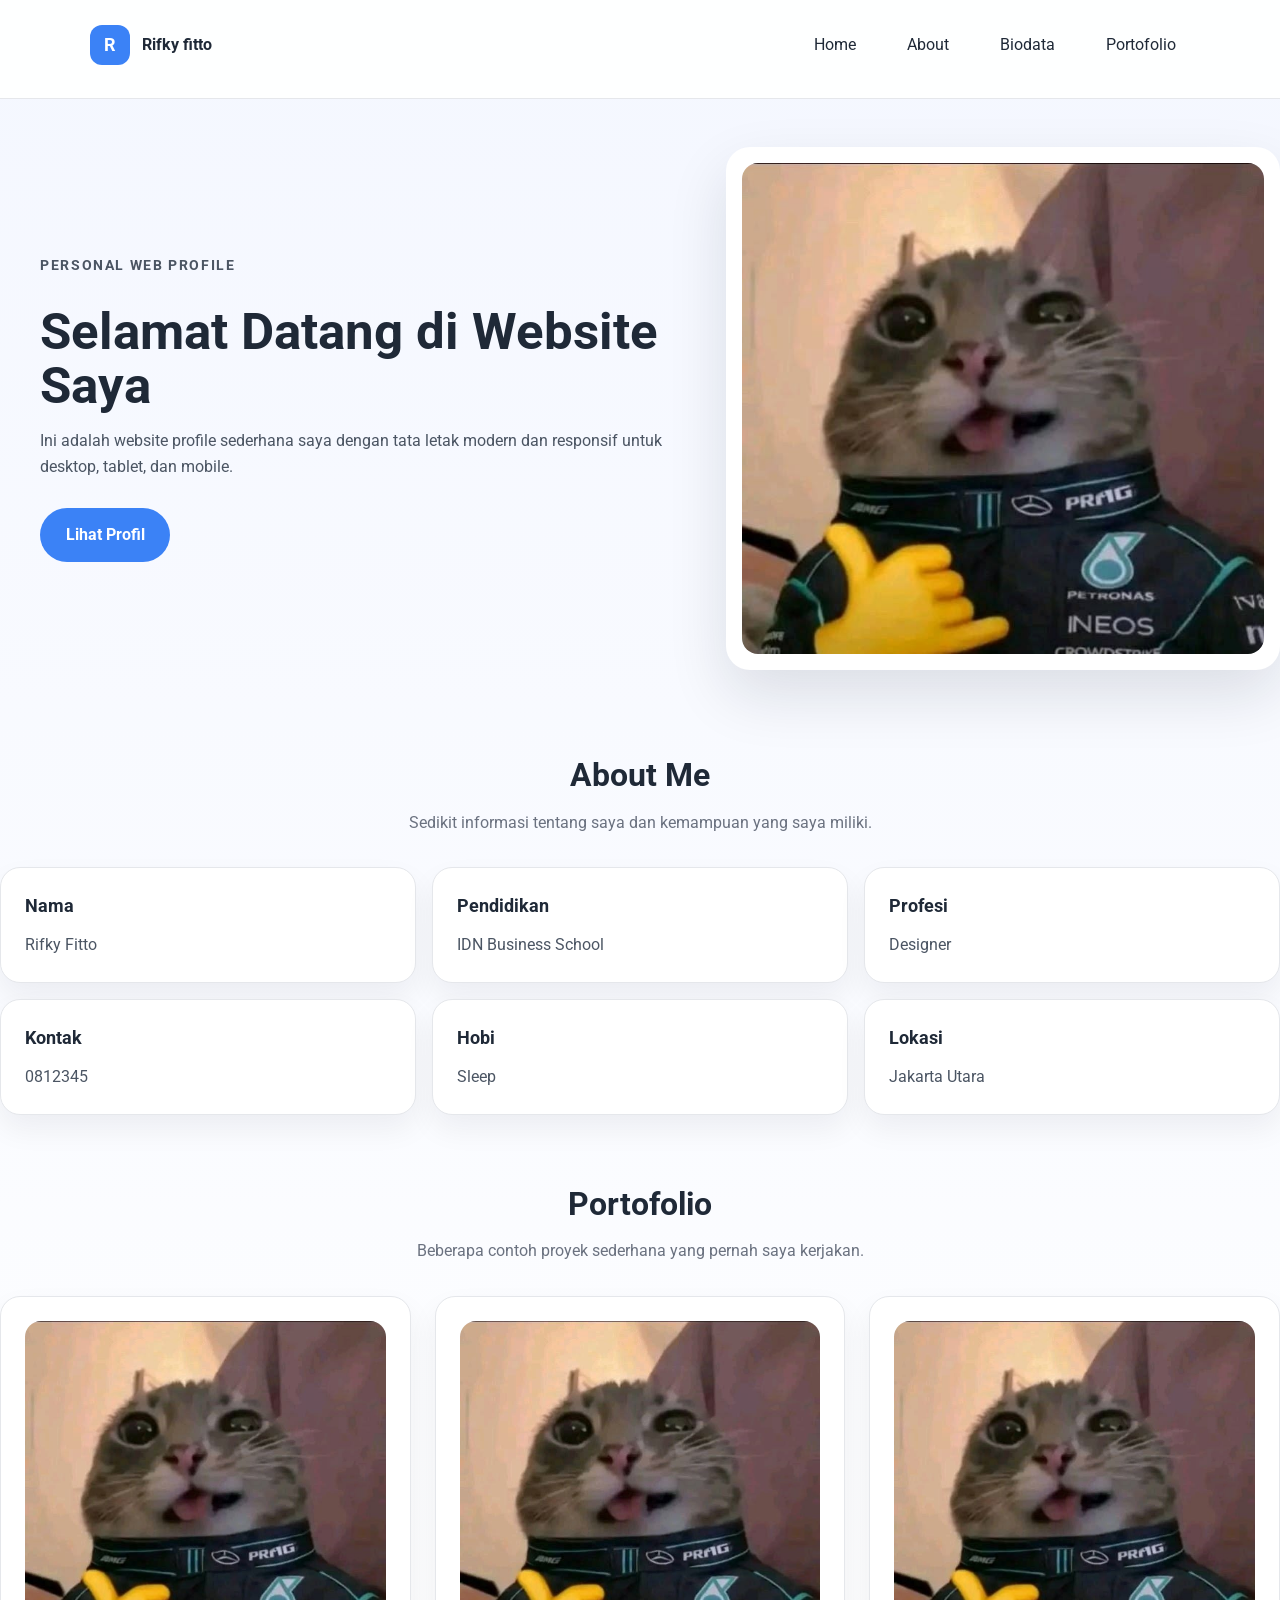
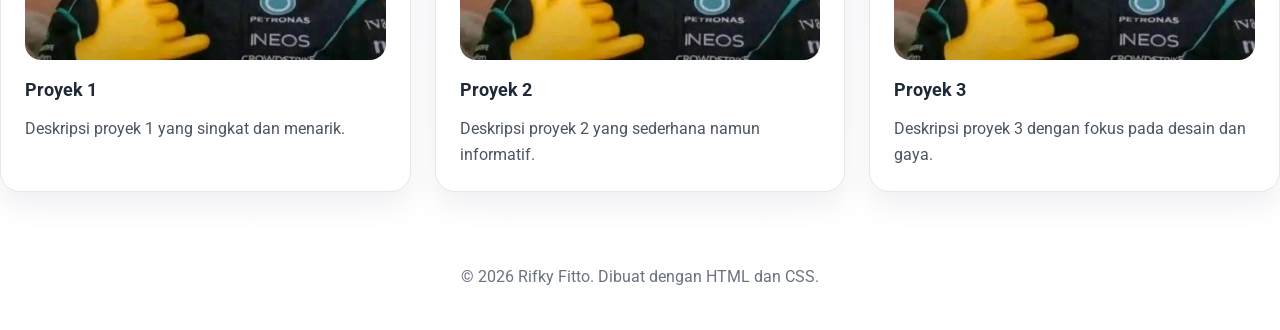
<file: sesi_2/tugas_2.html>
<!DOCTYPE html>
<html lang="en">
<head>
    <meta charset="UTF-8">
    <meta name="viewport" content="width=device-width, initial-scale=1.0">
    <link rel="preconnect" href="https://fonts.googleapis.com">
    <link rel="preconnect" href="https://fonts.gstatic.com" crossorigin>
    <link href="https://fonts.googleapis.com/css2?family=Roboto:ital,wght@0,100..900;1,100..900&display=swap" rel="stylesheet">
    <link rel="stylesheet" href="style.css">
    <title>Profil Rifky Fitto</title>
</head>
<body>
    <div class="page-shell">
        <header class="site-header">
            <div class="container header-inner">
                <div class="brand">
                    <span class="brand-label">R</span>
                    <div>
                        <p>Rifky fitto</p>
                    </div>
                </div>
                <nav class="site-nav" aria-label="Main navigation">
                    <a href="#home">Home</a>
                    <a href="#about">About</a>
                    <a href="#skills">Biodata</a>
                    <a href="#portfolio">Portofolio</a>
                </nav>
            </div>
        </header>

        <main>
            <section id="home" class="hero-section">
                <div class="hero-content" style="margin-left: 40px;">
                    <p class="eyebrow">Personal Web Profile</p>
                    <h1>Selamat Datang di Website Saya</h1>
                    <p>Ini adalah website profile sederhana saya dengan tata letak modern dan responsif untuk desktop, tablet, dan mobile.</p>
                    <a href="#about" class="btn-primary">Lihat Profil</a>
                </div>
                <div class="hero-media">
                    <img src="cuking.jpg" alt="Foto Profil Rifky Fitto">
                </div>
            </section>

            <section id="about" class="info-section">
                <div class="container section-heading">
                    <h2>About Me</h2>
                    <p>Sedikit informasi tentang saya dan kemampuan yang saya miliki.</p>
                </div>
                <div class="info-grid">
                    <article class="info-card">
                        <h3>Nama</h3>
                        <p>Rifky Fitto</p>
                    </article>
                    <article class="info-card">
                        <h3>Pendidikan</h3>
                        <p>IDN Business School</p>
                    </article>
                    <article class="info-card">
                        <h3>Profesi</h3>
                        <p>Designer</p>
                    </article>
                    <article class="info-card">
                        <h3>Kontak</h3>
                        <p>0812345</p>
                    </article>
                    <article class="info-card">
                        <h3>Hobi</h3>
                        <p>Sleep</p>
                    </article>
                    <article class="info-card">
                        <h3>Lokasi</h3>
                        <p>Jakarta Utara</p>
                    </article>
                </div>
            </section>

            <section id="portfolio" class="portfolio-section">
                <div class="container section-heading">
                    <h2>Portofolio</h2>
                    <p>Beberapa contoh proyek sederhana yang pernah saya kerjakan.</p>
                </div>
                <div class="portfolio-grid">
                    <article class="project-card">
                        <img src="cuking.jpg" alt="Proyek 1">
                        <div>
                            <h3>Proyek 1</h3>
                            <p>Deskripsi proyek 1 yang singkat dan menarik.</p>
                        </div>
                    </article>
                    <article class="project-card">
                        <img src="cuking.jpg" alt="Proyek 2">
                        <div>
                            <h3>Proyek 2</h3>
                            <p>Deskripsi proyek 2 yang sederhana namun informatif.</p>
                        </div>
                    </article>
                    <article class="project-card">
                        <img src="cuking.jpg" alt="Proyek 3">
                        <div>
                            <h3>Proyek 3</h3>
                            <p>Deskripsi proyek 3 dengan fokus pada desain dan gaya.</p>
                        </div>
                    </article>
                </div>
            </section>
        </main>

        <footer class="site-footer">
            <p>© 2026 Rifky Fitto. Dibuat dengan HTML dan CSS.</p>
        </footer>
    </div>
</body>
</html>
</file>
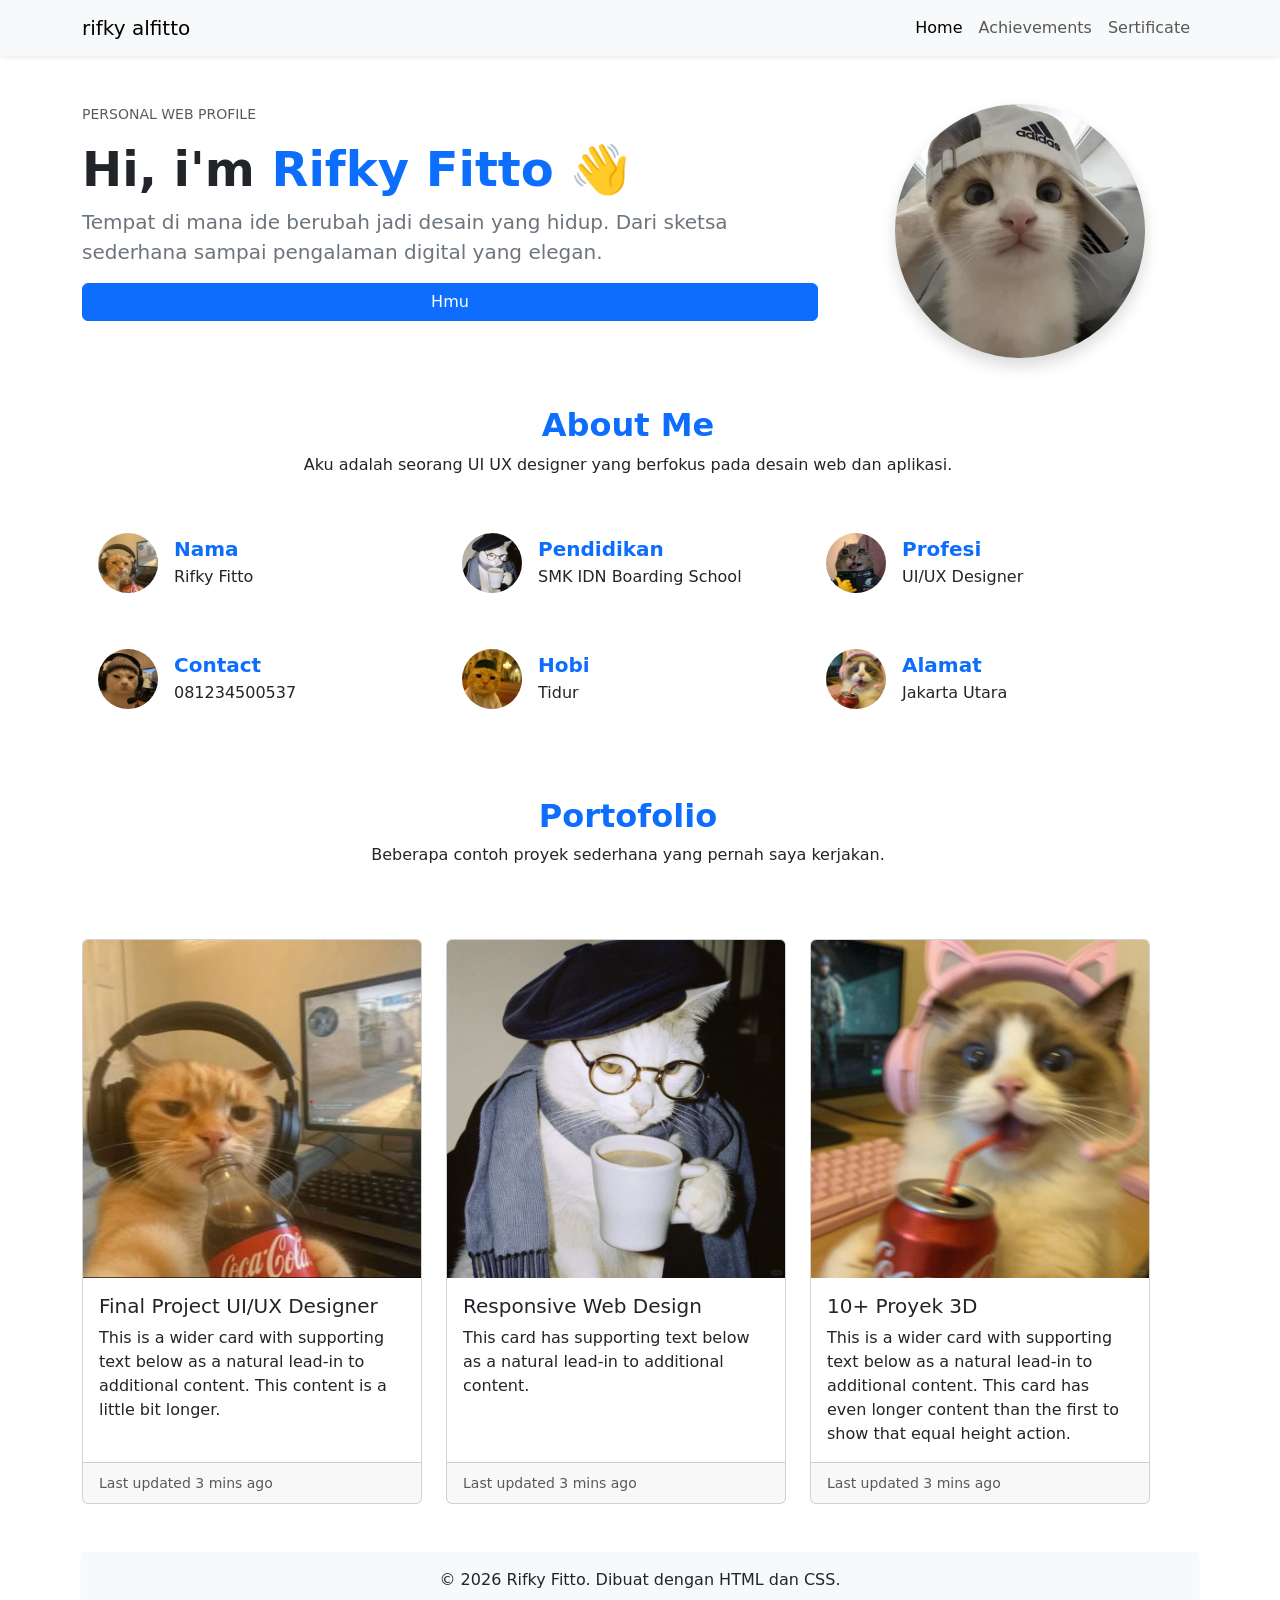
<file: sesi_3/task_3.html>
<!doctype html>
<html lang="en">
  <head>
    <meta charset="UTF-8" />
    <meta name="viewport" content="width=device-width, initial-scale=1.0" />
    <link rel="stylesheet" href="bootstrap-5.3.8-dist/css/bootstrap.css" />
    <title>Profil Rifky Fitto</title>
  </head>
  <body>
    <!-- navbar -->
    <nav class="navbar navbar-expand-lg navbar-light bg-light shadow-sm position-sticky top-0">
      <div class="container">
        <a class="navbar-brand" href="#">rifky alfitto</a>

        <button
          class="navbar-toggler"
          type="button"
          data-bs-toggle="collapse"
          data-bs-target="#navbarNav"
        >
          <span class="navbar-toggler-icon"></span>
        </button>

        <div class="collapse navbar-collapse" id="navbarNav">
          <ul class="navbar-nav ms-auto">
            <li class="nav-item">
              <a class="nav-link active" href="#">Home</a>
            </li>

            <li class="nav-item">
              <a class="nav-link" href="#">Achievements</a>
            </li>

            <li class="nav-item">
              <a class="nav-link" href="#">Sertificate</a>
            </li>
          </ul>
        </div>
      </div>
    </nav>

    <!-- Hero Section -->
    <div class="container mt-5">
        <div id="home" class="row">
            <div class="col-md-8 text-center text-md-start">
            <p class="text-uppercase text-muted small">Personal Web Profile</p>

            <h1 class="fw-bold display-5">
            Hi, i'm <span class="text-primary">Rifky Fitto</span> 👋
            </h1>
            <p class="lead text-secondary">
            Tempat di mana ide berubah jadi desain yang hidup. 
            Dari sketsa sederhana sampai pengalaman digital yang elegan.
            </p>
          <button type="button" class="btn btn-primary col-sm-12 col-md-12 col-lg-12" data-bs-toggle="modal" data-bs-target="#exampleModal" data-bs-whatever="@mdo">Hmu</button>
          <div class="modal fade" id="exampleModal" tabindex="-1" aria-labelledby="exampleModalLabel" aria-hidden="true">
            <div class="modal-dialog">
                <div class="modal-content">
                    <div class="modal-header">
                        <h1 class="modal-title fs-5" id="exampleModalLabel">Say Hi 🚀</h1>
                        <button type="button" class="btn-close" data-bs-dismiss="modal" aria-label="Close"></button>
                    </div>
                    <div class="modal-body">
                        <form>
                        <div class="mb-3">
                            <label for="recipient-name" class="col-form-label">From :</label>
                            <input type="text" class="form-control" id="recipient-name">
                        </div>
                        <div class="mb-3">
                            <label for="message-text" class="col-form-label">Message :</label>
                            <textarea class="form-control" id="message-text"></textarea>
                        </div>
                        </form>
                    </div>
                    <div class="modal-footer">
                        <button type="button" class="btn btn-secondary" data-bs-dismiss="modal">Close</button>
                        <button type="button" class="btn btn-primary">Send message</button>
                    </div>
                </div>
            </div>
            </div>
        </div>
        <div class="col-md-4 text-center mt-4 mt-md-0">
          <img
            src="asset/gawl.jpg"
            width="100%"
            alt="Foto Profil Rifky Fitto"
            class="img-fluid rounded-circle shadow"
            style="max-width: 250px;"
          />
        </div>

        <!-- about me -->
        <section id="about" class="row mt-5">
        <div class="col-12 mb-4 text-center">
          <h2 class="text-primary fw-bold">About Me</h2>
          <p>
            Aku adalah seorang UI UX designer yang berfokus pada desain web dan
            aplikasi.
          </p>
        </div>
        <div class="row">
          <article class="col-md-4 mb-4">
            <div class="d-flex align-items-center gap-3 p-3">
            <img
                src="asset/coca.jpg"
                alt="Profesi"
                width="60"
                height="60"
                class="rounded-circle"
            >
            <div>
                <h5 class="mb-1 fw-bold text-primary">Nama</h5>
                <p class="mb-0">Rifky Fitto</p>
          </article>
          <article class="col-md-4 mb-4">
            <div class="d-flex align-items-center gap-3 p-3">
            <img
                src="asset/cool.jpg"
                alt="Profesi"
                width="60"
                height="60"
                class="rounded-circle"
            >
            <div>
                <h5 class="mb-1 fw-bold text-primary">Pendidikan</h5>
                <p class="mb-0">SMK IDN Boarding School</p>
          </article>
          <article class="col-md-4 mb-4">
            <div class="d-flex align-items-center gap-3 p-3">
            <img
                src="asset/cuking.jpg"
                alt="Profesi"
                width="60"
                height="60"
                class="rounded-circle"
            >
            <div>
                <h5 class="mb-1 fw-bold text-primary">Profesi</h5>
                <p class="mb-0">UI/UX Designer</p>
          </article>
          <article class="col-md-4 mb-4">
            <div class="d-flex align-items-center gap-3 p-3">
            <img
                src="asset/gmning.jpg"
                alt="Profesi"
                width="60"
                height="60"
                class="rounded-circle"
            >
            <div>
                <h5 class="mb-1 fw-bold text-primary">Contact</h5>
                <p class="mb-0">081234500537</p>
          </article>
          <article class="col-md-4 mb-4">
            <div class="d-flex align-items-center gap-3 p-3">
            <img
                src="asset/Kucing Taraweh.jpg"
                alt="Profesi"
                width="60"
                height="60"
                class="rounded-circle"
            >
            <div>
                <h5 class="mb-1 fw-bold text-primary">Hobi</h5>
                <p class="mb-0">Tidur</p>
          </article>
          <article class="col-md-4 mb-4">
            <div class="d-flex align-items-center gap-3 p-3">
            <img
                src="asset/kaget.jpg"
                alt="Profesi"
                width="60"
                height="60"
                class="rounded-circle"
            >
            <div>
                <h5 class="mb-1 fw-bold text-primary">Alamat</h5>
                <p class="mb-0">Jakarta Utara</p>
          </article>
        </div>
        </section>

      <!-- portfolio -->
      <section id="portfolio" class="container row mt-5">
        <div class="col-12 mb-2 text-center">
          <h2 class="text-primary fw-bold">Portofolio</h2>
          <p>Beberapa contoh proyek sederhana yang pernah saya kerjakan.</p>
        </div>
        <div class="row row-cols-1 row-cols-md-3 g-4">
        <div class="col">
            <div class="card h-100">
            <img src="asset/coca.jpg" class="card-img-top" alt="...">
            <div class="card-body">
                <h5 class="card-title">Final Project UI/UX Designer</h5>
                <p class="card-text">This is a wider card with supporting text below as a natural lead-in to additional content. This content is a little bit longer.</p>
            </div>
            <div class="card-footer">
                <small class="text-body-secondary">Last updated 3 mins ago</small>
            </div>
            </div>
        </div>
        <div class="col">
            <div class="card h-100">
            <img src="asset/cool.jpg" class="card-img-top" alt="...">
            <div class="card-body">
                <h5 class="card-title">Responsive Web Design</h5>
                <p class="card-text">This card has supporting text below as a natural lead-in to additional content.</p>
            </div>
            <div class="card-footer">
                <small class="text-body-secondary">Last updated 3 mins ago</small>
            </div>
            </div>
        </div>
        <div class="col">
            <div class="card h-100">
            <img src="asset/kaget.jpg" class="card-img-top" alt="...">
            <div class="card-body">
                <h5 class="card-title">10+ Proyek 3D</h5>
                <p class="card-text">This is a wider card with supporting text below as a natural lead-in to additional content. This card has even longer content than the first to show that equal height action.</p>
            </div>
            <div class="card-footer">
                <small class="text-body-secondary">Last updated 3 mins ago</small>
            </div>
            </div>
        </div>
        </div>
      </section>
    </div>

    <!-- footer -->
    <footer class="site-footer mt-5 bg-light text-center py-3 shadow-sm">
      <p>© 2026 Rifky Fitto. Dibuat dengan HTML dan CSS.</p>
    </footer>
    <script src="bootstrap-5.3.8-dist/js/bootstrap.bundle.js"></script>
  </body>
</html>
</file>
<file: sesi_2/style.css>
/* Global styles */
* {
    box-sizing: border-box;
}

html {
    scroll-behavior: smooth;
}

body {
    margin: 0;
    font-family: 'Roboto', sans-serif;
    background: linear-gradient(180deg, #f4f7ff 0%, #ffffff 100%);
    color: #1f2937;
    line-height: 1.6;
}

img {
    max-width: 100%;
    display: block;
}

a {
    color: inherit;
    text-decoration: none;
}

.page-shell {
    min-height: 100vh;
}

.container {
    width: min(1100px, calc(100% - 2rem));
    margin: 0 auto;
}

.site-header {
    background: rgba(255, 255, 255, 0.9);
    position: sticky;
    top: 0;
    z-index: 10;
    border-bottom: 1px solid #e5e7eb;
}

.header-inner {
    display: flex;
    align-items: center;
    justify-content: space-between;
    gap: 1rem;
    padding: 1rem 0;
}

.brand {
    display: flex;
    align-items: center;
    gap: 0.75rem;
    font-weight: 700;
}

.brand-label {
    display: inline-flex;
    align-items: center;
    justify-content: center;
    width: 2.5rem;
    height: 2.5rem;
    border-radius: 0.75rem;
    background: #3b82f6;
    color: #ffffff;
    font-size: 1.1rem;
}

.site-nav {
    display: flex;
    flex-wrap: wrap;
    gap: 1rem;
    justify-content: flex-end;
}

.site-nav a {
    padding: 0.6rem 0.85rem;
    border-radius: 0.75rem;
    transition: background 0.2s ease, color 0.2s ease;
}

.site-nav a:hover,
.site-nav a:focus-visible {
    background: #eff6ff;
}

.hero-section {
    display: grid;
    grid-template-columns: 1fr;
    gap: 2rem;
    align-items: center;
    padding: 3rem 0;
}

.hero-content {
    max-width: 42rem;
}

.eyebrow {
    margin: 0 0 1rem;
    color: #2563eb;
    font-weight: 700;
    text-transform: uppercase;
    letter-spacing: 0.12em;
    font-size: 0.85rem;
}

.hero-section h1 {
    margin: 0 0 1rem;
    font-size: clamp(2.2rem, 4vw, 3.6rem);
    line-height: 1.05;
}

.hero-section p {
    margin: 0 0 1.75rem;
    color: #4b5563;
}

.btn-primary {
    display: inline-block;
    background: #3b82f6;
    color: #ffffff;
    padding: 0.9rem 1.6rem;
    border-radius: 999px;
    font-weight: 700;
    transition: transform 0.2s ease, background 0.2s ease;
}

.btn-primary:hover,
.btn-primary:focus-visible {
    background: #2563eb;
    transform: translateY(-1px);
}

.hero-media {
    border-radius: 1.5rem;
    overflow: hidden;
    box-shadow: 0 25px 60px rgba(15, 23, 42, 0.12);
    background: #ffffff;
    padding: 1rem;
}

.hero-media img {
    width: 100%;
    height: auto;
    object-fit: cover;
    border-radius: 1rem;
}

.section-heading {
    text-align: center;
    margin-bottom: 2rem;
}

.section-heading h2 {
    margin: 0 0 0.5rem;
    font-size: 2rem;
}

.section-heading p {
    margin: 0;
    color: #6b7280;
}

.info-section,
.portfolio-section {
    padding: 2rem 0;
}

.info-grid {
    display: grid;
    grid-template-columns: 1fr;
    gap: 1rem;
}

.info-card,
.project-card {
    background: #ffffff;
    border: 1px solid #e5e7eb;
    border-radius: 1.25rem;
    padding: 1.5rem;
    box-shadow: 0 14px 30px rgba(15, 23, 42, 0.06);
}

.info-card h3,
.project-card h3 {
    margin: 0 0 0.75rem;
    font-size: 1.1rem;
}

.info-card p,
.project-card p {
    margin: 0;
    color: #4b5563;
}

.portfolio-grid {
    display: grid;
    grid-template-columns: 1fr;
    gap: 1.5rem;
}

.project-card img {
    width: 100%;
    display: block;
    border-radius: 1rem;
    margin-bottom: 1rem;
    object-fit: cover;
}

.site-footer {
    padding: 1.5rem 0;
    text-align: center;
    color: #6b7280;
}

@media (min-width: 720px) {
    .hero-section {
        grid-template-columns: 1.1fr 0.9fr;
        gap: 3rem;
    }

    .info-grid {
        grid-template-columns: repeat(2, minmax(0, 1fr));
    }

    .portfolio-grid {
        grid-template-columns: repeat(2, minmax(0, 1fr));
    }
}

@media (min-width: 1024px) {
    .header-inner {
        gap: 2rem;
    }

    .site-nav {
        gap: 1.5rem;
    }

    .info-grid {
        grid-template-columns: repeat(3, minmax(0, 1fr));
    }

    .portfolio-grid {
        grid-template-columns: repeat(3, minmax(0, 1fr));
    }

    .site-header {
        padding: 0 0 0.5rem;
    }
}
</file>
